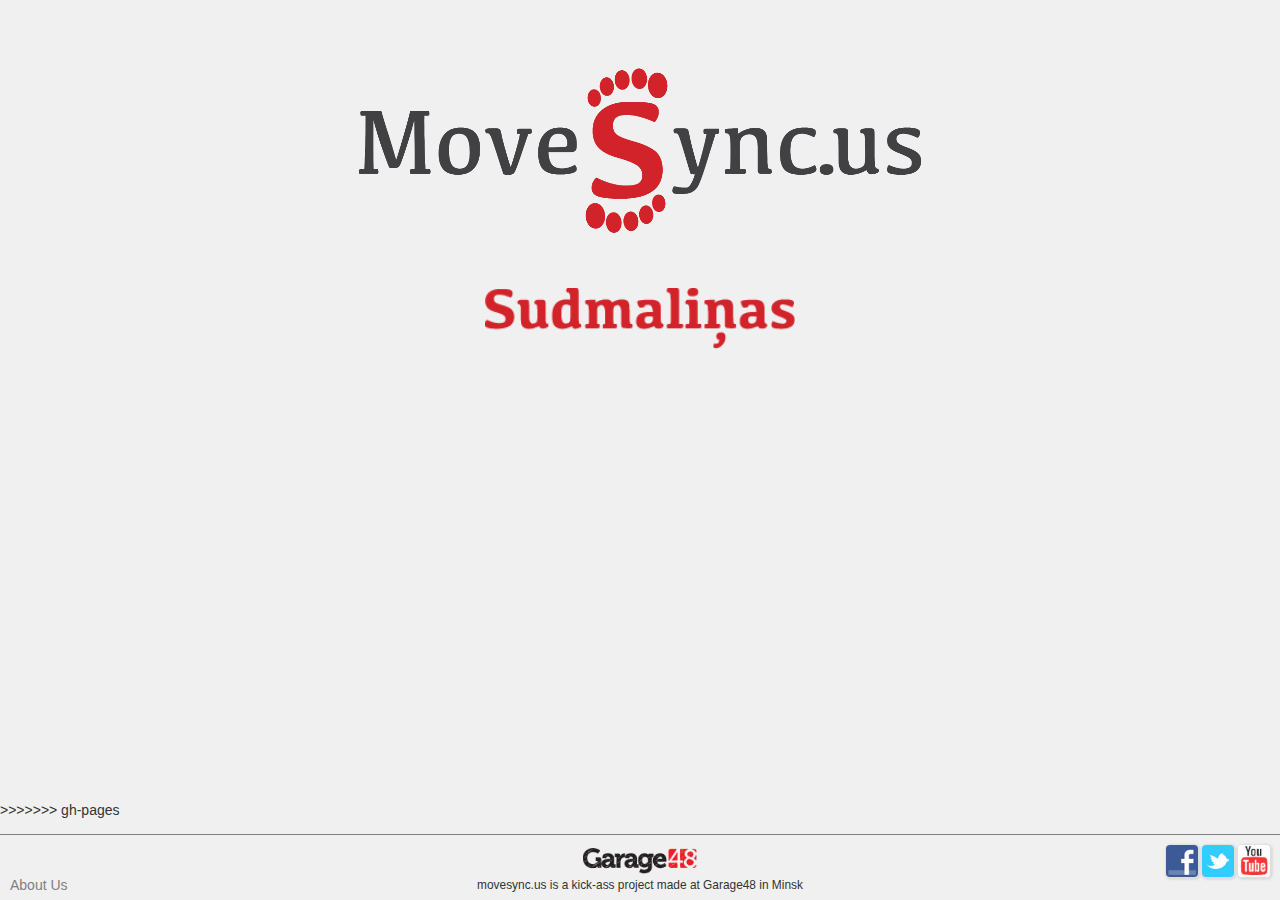
<file: index.html>
<!DOCTYPE html>
<html>
	<head>
		<meta http-equiv="Content-Type" content="text/html; charset=utf-8">
		<title>moveSync.us</title>
		<meta name="viewport" content="width=device-width, initial-scale=1.0">
		<link href="app/css/bootstrap.min.css" rel="stylesheet" media="screen">
		<link href="app/css/app.css" rel="stylesheet" media="screen">
	</head>
 	<body>
	
	<div class="container-fluid dataContainer">

		<div id="logo" class="centered mainLogo"><img src="img/movesyncus-small.png"></div>

		<div id="logo" class="centered danceLogo">
			<a href="app/index.html">
				<img src="img/sudmalinas.png">
			</a>
		</div>
	</div>

	<footer>
	<div class="centered">
		<div id="garage48">
			<a href="http://garage48.org/minsk" title="Garage48.org"> <img
				src="img/garage48.gif" width="114px">
			</a>
			<p>
				<small>movesync.us is a kick-ass project made at Garage48 in Minsk</small>
			</p>
		</div>
		<div class="aboutDiv">
			<a href="app/team.html">About Us</a>
		</div>
		<div id="connectDiv">
			<a href="http://www.facebook.com/movesync.us" title="movesync.us on Facebook">
				<img src="img/feisbuks.png"	class="connectImg" />
			</a>
			<a href="http://twitter.com/movesyncus"	title="movesync.us on Twitter">
				<img src="img/tviteris.png"	class="connectImg" />
			</a>
			<a href="http://youtube.com/movesyncus"	title="movesync.us on YouTube">
				<img src="img/youtube.png" class="connectImg" />
			</a>
		</div>
		</div>
	</footer>
<script type="text/javascript">
if (window.location.hostname == "movesync.us")
{
  var _gaq = _gaq || [];
  _gaq.push(['_setAccount', 'UA-38997354-1']);
  _gaq.push(['_trackPageview']);

  (function() {
    var ga = document.createElement('script'); ga.type = 'text/javascript'; ga.async = true;
    ga.src = ('https:' == document.location.protocol ? 'https://ssl' : 'http://www') + '.google-analytics.com/ga.js';
    var s = document.getElementsByTagName('script')[0]; s.parentNode.insertBefore(ga, s);
  })();
}
</script>
>>>>>>> gh-pages
</body>
</html>
</file>
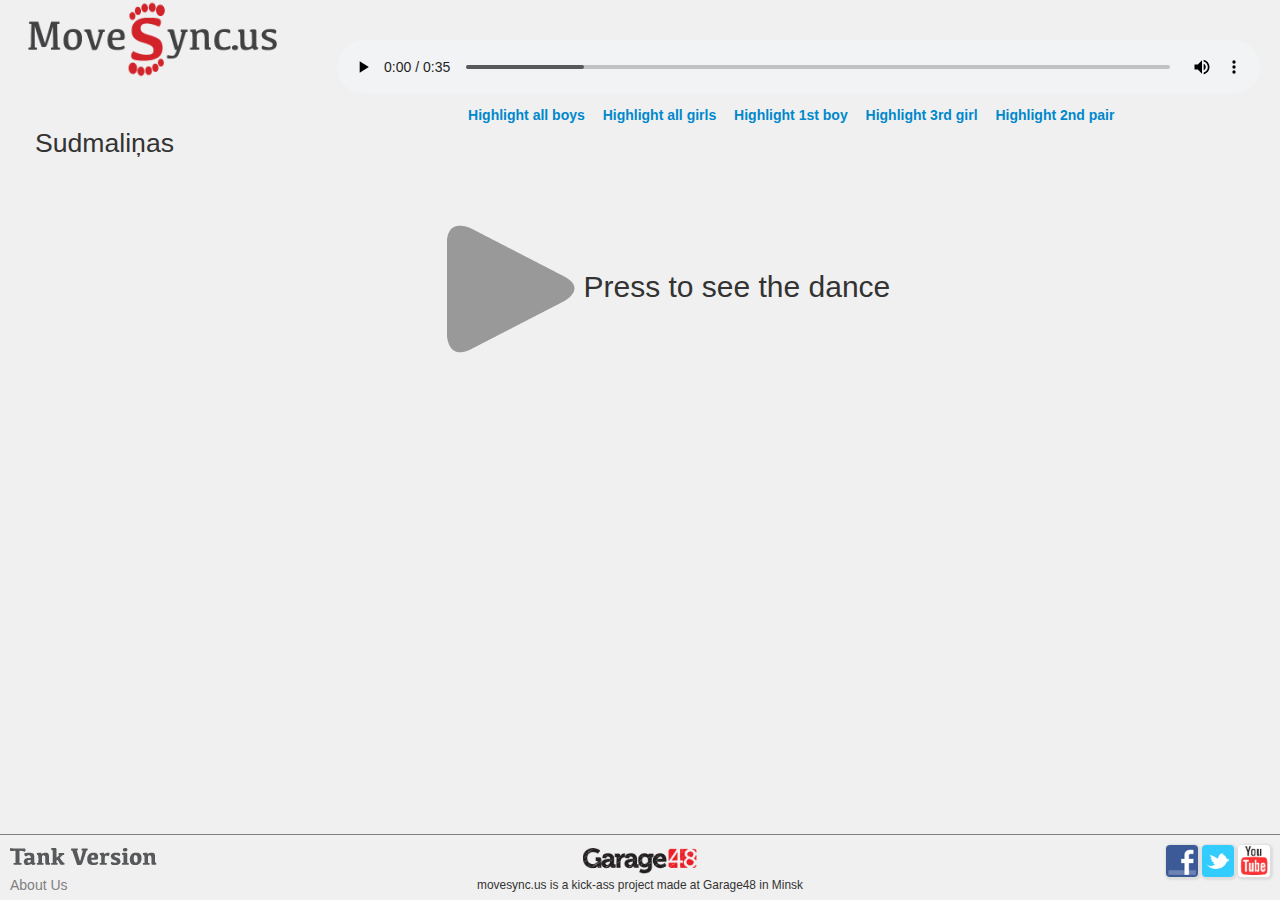
<file: app/index.html>
<!DOCTYPE html>
<html>
	<head>
		<meta http-equiv="Content-Type" content="text/html; charset=utf-8">
		<title>moveSync.us - dance</title>
		<meta name="viewport" content="width=device-width, initial-scale=1.0">
		<link rel="apple-touch-icon" href="touch-icon-iphone.png" />
		<link rel="apple-touch-icon" sizes="72x72" href="touch-icon-ipad.png" />
		<link rel="apple-touch-icon" sizes="114x114" href="touch-icon-iphone-retina.png" />
		<link rel="apple-touch-icon" sizes="144x144" href="touch-icon-ipad-retina.png" />
		<meta name="apple-mobile-web-app-capable" content="yes" />
		<link href="css/bootstrap.min.css" rel="stylesheet" media="screen">
		<link href="css/app.css" rel="stylesheet" media="screen">
		<script src="scripts/jquery.min.js" type="text/javascript"></script>

	</head>
	<body>
	
	<div class="container-fluid">

	 <div class="row-fluid">
		<div class="logo span3">
		 <a href="../index.html">
			<img src="assets/logo-small.png"/>
		 </a>
		</div>
		<div class="headInfo span9">
		 <audio controls>
		 </audio>
		 <div class="row-fluid" style="font-size:14px; margin-top:10px;">
					<a id="highlight-boys" class="highlight-button" style="font-weight:bold; padding-right:1em;" click="return 0;">Highlight all boys</a>
					<a id="highlight-girls" class="highlight-button" style="font-weight:bold; padding-right:1em;" click="return 0;">Highlight all girls</a>
					<a id="highlight-boy-1" class="highlight-button" style="font-weight:bold; padding-right:1em;" click="return 0;">Highlight 1st boy</a>
					<a id="highlight-girl-3" class="highlight-button" style="font-weight:bold; padding-right:1em;" click="return 0;">Highlight 3rd girl</a>
					<a id="highlight-pair-2" class="highlight-button" style="font-weight:bold; padding-right:1em;" click="return 0;">Highlight 2nd pair</a>
				</div>
		</div>
	 </div>

	</div>
	 
	<div class="container-fluid">
		<div class="row-fluid">
			<div class="span4">
				<div id="movesync-description" style="height:600px;">
			 		<div class="row-fluid songName"> Sudmaliņas </div> 

				</div>
			</div>
			<div class="span8">
				 <div class="example">
				 	<div id="playMessage">
				 		<img src="../img/playbutton.png" id="playDanceBtn"/>
						<div>Press to see the dance</div>
					</div>
					 <div id="mygraphiccontainer">

					 </div> <!-- Container for the preview of the curve line -->

				 </div>
			 </div>
		</div>
	</div>
	
	<footer>
	<div class="centered">
		<div id="garage48">
			<a href="http://garage48.org/minsk" title="Garage48.org"> <img
				src="../img/garage48.gif" width="114px">
			</a>
			<p>
				<small>movesync.us is a kick-ass project made at <span id="easerEgg">Garage48</span>
					in Minsk</small>
			</p>
		</div>
		<div id="tankDiv">
			<img src="assets/tank_version.png" id="navToTanks"/>
		</div>
		<div class="aboutDiv">
			<a href="team.html">About Us</a>
		</div>
		<div id="connectDiv">
			<a href="http://www.facebook.com/movesync.us" title="movesync.us on Facebook">
				<img src="../img/feisbuks.png"  class="connectImg" />
			</a>
			<a href="http://twitter.com/movesyncus" title="movesync.us on Twitter">
				<img src="../img/tviteris.png"  class="connectImg" />
			</a>
			<a href="http://youtube.com/movesyncus" title="movesync.us on YouTube">
				<img src="../img/youtube.png" class="connectImg" />
			</a>
		</div>
		</div>
	</footer>
	
		<script src="scripts/yui-min.js" type="text/javascript"></script>

		<script src="scripts/yui/build/animation/animation-min.js" type="text/javascript"></script>
	<script src="scripts/yui/build/utilities/utilities.js" type="text/javascript"></script>
	
	<script src="js/bootstrap.min.js"></script>

	<script src="scripts/player.js"></script>
	<script src="weheartgarage.js"></script>
	<script src="demo3.js"></script>
	<script src="dance.js"></script>
    <script src="demo3.js"></script>

	<script src="scripts/move2.js" type="text/javascript"></script>
	<script src="scripts/jquery-ui-1.10.1.custom.js" type="text/javascript"></script>
	<script src="scripts/jquery.youtubepopup.js" type="text/javascript"></script>
	<link href="css/jquery-ui-1.10.1.custom.css" rel="stylesheet" media="screen">

	<script type="text/javascript">
		var mover;
		var hash;
		var dancerType, dancerId;

		function setHighlight(highlighParam) {
			window.location.hash = highlighParam;

			readHashParams();


			$('.dancer-highlight').removeClass('dancer-highlight');

			highlightDancers();
		}

		function readHashParams() {
			hash = window.location.hash;

			dancerType = null;
			dancerId = null;

			if (hash != '#sdf' && hash != '#rag') {
				var splits = (hash.substring(1, hash.length)).split(',');
				if (splits[0] && splits[0].length > 0)
					dancerType = splits[0];
				if (splits[1] && splits[1].length > 0)
					dancerId = splits[1];
			}
			else
			{
				$(".highlight-button").hide();
			}
		}

		function highlightDancers () {
			if (dancerType || dancerId) {

				var res = $.grep(mover.dancerIds, function(e){ return (!dancerType ^ e.type == dancerType) && (!dancerId ^ e.outterId == parseInt(dancerId))});

				console.log(res.length);
				for (var iii = 0; iii < res.length; iii++) {
					console.log(res[iii].id);
					$(res[iii].id).addClass('dancer-highlight');
				}
			}
		}

		$(document).ready(function(){
			$('#highlight-boys').click(function(a, b){
				setHighlight('boy,')
			});
			$('#highlight-girls').click(function(a, b){
				setHighlight('girl,')
			});
			$('#highlight-boy-1').click(function(a, b){
				setHighlight('boy,1')
			});
			$('#highlight-girl-3').click(function(a, b){
				setHighlight('girl,3')
			});
			$('#highlight-pair-2').click(function(a, b){
				setHighlight(',2')
			});
			$('#navToTanks').click(function(a, b){
				window.location.hash="sdf";
				location.reload();
			});
			$('#easerEgg').click(function(a, b){
				window.location.hash="rag";
				location.reload();
			});

			//Empty at the begining

			readHashParams();

			var dance = hash == '#sdf' ? weHeartGarage : (hash == '#rag' ? rag : danceVar);

			getFramesArray = function() {
				var movementsArray = [];

				for (var i = 0; i < dance.frames.length; i++) {
					movementsArray.push(dance.frames[i].time);
				}

				return movementsArray;
			};

			highlighStep = function(param) {
				var stepId = dance.frames[param].descriptionId;
				$("div.active").removeClass("active");
				$("#description" + stepId).addClass("active");
			};

			highlightInstruction = function(frameId) {
				var stepId = dance.frames[frameId].instructionId; 
				$("div.instruction-active").removeClass("instruction-active");
				$("#instruction" + stepId).addClass("instruction-active");
			}

			fireEvent = function(param) {
				//highlighStep(param);
				highlightInstruction(param);
				var movement = dance.frames[param];

				mover.doFrame(movement);

				$("#playMessage").remove();
			};

			appendMovementsToDescrArea = function() {
				var mainPlaceholder = $("#movesync-description");
				var index = 0;

				for (var i = 0; i < dance.description.length; i++) {
					var descrElem = "<div id='description" + i +"'>" + "<h1>" + dance.description[i].name + "</h1>";
					for (var j = 0; j < dance.description[i].instructions.length; j++) {
						var instructionVO = {};
						instructionVO.text = dance.description[i].instructions[j].text;
						instructionVO.from = dance.description[i].instructions[j].from;
						instructionVO.to = dance.description[i].instructions[j].to;
						descrElem = descrElem + "<div id='instruction" + dance.description[i].instructions[j].id +"'>" + instructionVO.from + " - " + instructionVO.to + ". " + instructionVO.text + "</div>";
						index +=1;
					}
					descrElem = descrElem + "</div>";
					mainPlaceholder.append(descrElem);
					
				}
				$("a.youtube").YouTubePopup();
			};

			prepareStage = function() {
				appendMovementsToDescrArea();
						//createDancers();

						mover.createDancers(dance.dancers);
						//console.log("sd");
			}

			var moverReadyCallback = function() {
				prepareStage();

				highlightDancers();
			}
			

			$("#playDanceBtn").click(function() {
				movesync.player.play();

			});

			mover = new Mover("mygraphiccontainer", ".example", moverReadyCallback);

			movesync.player.initPlayer(getFramesArray(), fireEvent);
			
		}); 

if (window.location.hostname == "movesync.us")
{
  var _gaq = _gaq || [];
  _gaq.push(['_setAccount', 'UA-38997354-1']);
  _gaq.push(['_trackPageview']);

  (function() {
    var ga = document.createElement('script'); ga.type = 'text/javascript'; ga.async = true;
    ga.src = ('https:' == document.location.protocol ? 'https://ssl' : 'http://www') + '.google-analytics.com/ga.js';
    var s = document.getElementsByTagName('script')[0]; s.parentNode.insertBefore(ga, s);
  })();
}

</script>
		<!-- In order for the script to run, this HTML markup must be nested in a
	-->


 </body>
</html>
</file>
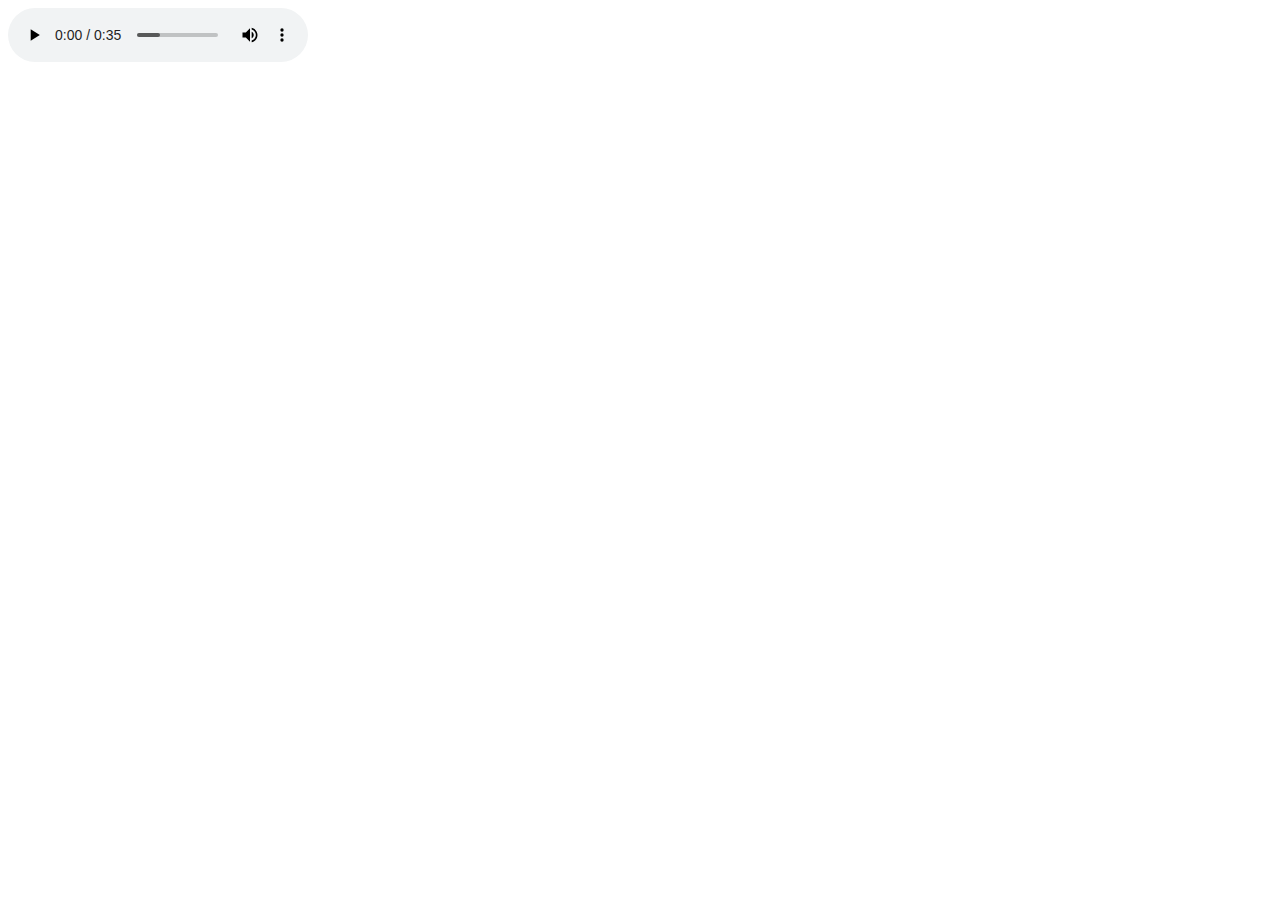
<file: engine-tests/kinetic-v2/index.html>
<!DOCTYPE html>
<html>
	<head>
		<meta http-equiv="Content-Type" content="text/html; charset=utf-8">
		<title>moveSync.us - dance</title>
		<meta name="viewport" content="width=device-width, initial-scale=1.0">
	</head>
	<body>
		<div class="container-fluid">
			 <audio controls>
			 </audio>
		</div>
		 
		<div id="container"></div>

		<script src="../jquery.min.js" type="text/javascript"></script>
		<script src="../player.js"></script>
		<script src="http://www.html5canvastutorials.com/libraries/kinetic-v4.3.0-beta2.js"></script>
		<script type="text/javascript">
			var stage;

			var layer;

			var animation;

			var objects = {};

			var setAnimation = function(f) {
				if (animation)
					animation.stop();

				animation = new Kinetic.Animation(f, layer);

				animation.start();
			}

			var setFrame = function(time) {
				switch(time) {
					case 0:
						{
							
						}
						break;
					case 1:
						{
							setAnimation(function(frame) {
								var angularSpeed = Math.PI / 2;
			
								var angleDiff = frame.timeDiff * angularSpeed / 1000;
								objects["group1"].rotate(angleDiff);
							});
						}
						break;
					case 2:
						{
							objects["boy1"].transitionTo({
								x : 125,
								y : 125,
								rotation : Math.PI,
								duration : 4
							});
							objects["girl1"].transitionTo({
								x : 875,
								y : 875,
								rotation : Math.PI,
								duration : 4
							});
							setAnimation(function(frame) {});
						}
						break;
					case 3:
						{
							objects["boy1"].transitionTo({
								x : 875,
								y : 100,
								rotation : Math.PI * 2,
								duration : 4
							});
							objects["girl1"].transitionTo({
								x : 850,
								y : 125,
								rotation : Math.PI * 2,
								duration : 4
							});
							setAnimation(function(frame) {});
						}
						break;
					case 4:
						{
							objects["group3"] = new Kinetic.Group({
								x: 812,
								y: 112,
								//rotationDeg: 0,
								offset : [0,0]
							});

							objects["boy1"].setX(12);
							objects["boy1"].setY(-12);
							objects["girl1"].setX(-12);
							objects["girl1"].setX(12);


							//objects["group1"].removeChildren();
							

							objects["group3"].add(objects["boy1"]);
							objects["group3"].add(objects["girl1"]);

							objects["group1"].add(objects["group3"]);

							objects["group3"].transitionTo({
								rotation : Math.PI * 2,
								duration : 10
							});

							setAnimation(function(frame) {});
						}
						break;
				}
				console.log(time);
			}

			$(document).ready(function(){
				movesync.player.initPlayer([1,2,6,10,15], setFrame);

				stage = new Kinetic.Stage({
					container: 'container',
					width: 1000,
					height: 1000
				});

				layer = new Kinetic.Layer();

				stage.add(layer);

				setAnimation(function(frame) {console.log('me')});

				{
					var group = new Kinetic.Group({
						x: 500,
						y: 500,
						rotationDeg: 0,
						offset : [500,500]
					});

					var a = new Kinetic.Rect({
						x: 625,
						y: 625,
						width: 30,
						height: 30,
						fill: 'blue',
						stroke: 'black',
						strokeWidth: 4
					});

					var b = new Kinetic.Rect({
						x: 375,
						y: 375,
						width: 30,
						height: 30,
						fill: 'red',
						stroke: 'black',
						strokeWidth: 4
					});

					group.add(a);
					group.add(b);

					layer.add(group);

					objects["boy1"] = a;
					objects["girl1"] = b;
					objects["group1"] = group;
				}
			}); 
		</script>
	</body>
</html>
</file>
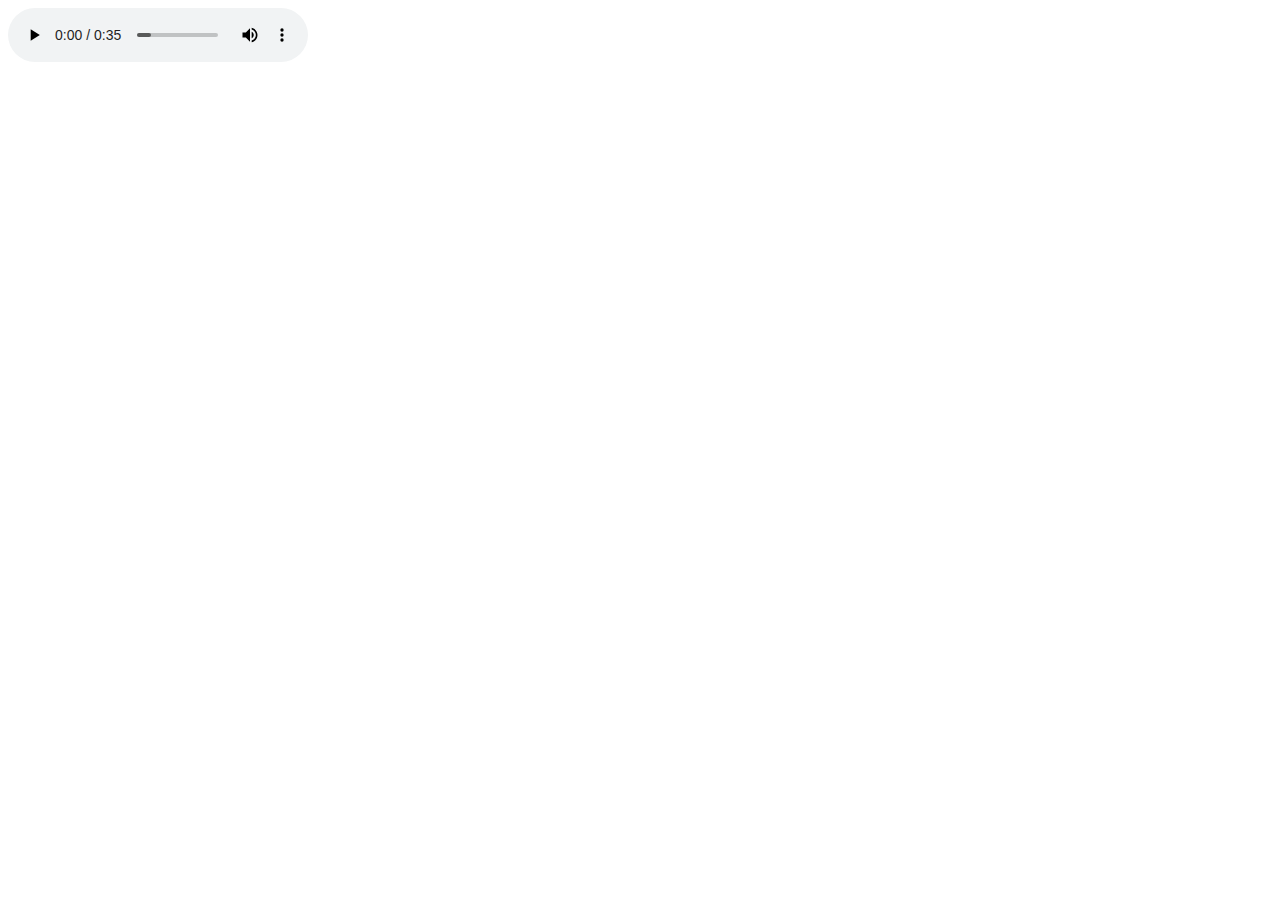
<file: engine-tests/kinetic-v3/index.html>
<!DOCTYPE html>
<html>
	<head>
		<meta http-equiv="Content-Type" content="text/html; charset=utf-8">
		<title>moveSync.us - dance</title>
		<meta name="viewport" content="width=device-width, initial-scale=1.0">
	</head>
	<body>
		<div class="container-fluid">
			 <audio controls>
			 </audio>
		</div>
		 
		<div id="container" width="500" height="500"></div>

		<script src="../jquery.min.js" type="text/javascript"></script>
		<script src="../player.js"></script>
		<script src="http://www.html5canvastutorials.com/libraries/kinetic-v4.3.0-beta2.js"></script>
		<script type="text/javascript">
			var RADIUS = 450;

			var stage;

			var layer;

			var animation;

			var objects = {};

			function resetRotation(rotation) {
				var tmp = rotation%360;

				if (tmp < -180)
					tmp = tmp + 360;
				if (tmp > 180)
					tmp = tmp - 360;
				
				return tmp;
			}

			var setAnimation = function(f) {
				if (animation)
					animation.stop();

				animation = new Kinetic.Animation(f, layer);

				animation.start();
			}

			var setFrame = function(time) {
				switch(time) {
					case 0:
						{
							for (var i = 0; i < 8; i++) {
								var deg = Math.PI / 4 * i + Math.PI / 16;
								objects["boy" + (i + 1)].setPosition({x:Math.sin(deg) * RADIUS + 500, y:Math.cos(deg) * RADIUS + 500});
								objects["boy" + (i + 1)].setRotation( -deg - Math.PI/2);
							}
							var cc = Math.PI / 8;
							for (var i = 0; i < 8; i++) {
								var deg = Math.PI / 4 * i + Math.PI / 16 * 3;
								objects["girl" + (i + 1)].setPosition({x:Math.sin(deg) * RADIUS + 500, y:Math.cos(deg) * RADIUS + 500});
								objects["girl" + (i + 1)].setRotation(-deg - Math.PI/2);
							}
						}
						break;
					case 1:
						{
							objects["group1"].transitionTo({
								rotation : -Math.PI,
								duration : 6
							});
						}
						break;
					case 2:
						{
							for (var i = 1; i <= 8; i++) {
								objects["boy" + i].transitionTo({
									rotation : objects["boy" + i].getRotation() - Math.PI,
									duration : 2
							 	});
								objects["girl" + i].transitionTo({
									rotation : objects["girl" + i].getRotation() - Math.PI,
									duration : 2
							 	});
							}
						}
						break;
					case 3:
						{
							objects["group1"].transitionTo({
								rotation : 0,
								duration : 6
							});
						}
						break;
					case 4:
						{
							for (var i = 1; i <= 8; i++) {
								objects["boy" + i].setRotation(resetRotation(objects["boy" + i].getRotation()));
								objects["girl" + i].setRotation(resetRotation(objects["girl" + i].getRotation()));
							}

						 	objects["boy1"].transitionTo({
						 		x:630,
						 		y:870,
						 		rotation:Math.PI * -3/4,
								duration : 2
						 	});
						 	objects["girl1"].transitionTo({
						 		x:670,
						 		y:830,
						 		rotation:Math.PI * -7/4,
								duration : 2
							});
						 	objects["boy2"].transitionTo({
						 		x:830,
						 		y:670,
						 		rotation:Math.PI * -3/4,
								duration : 2
							});
						 	objects["girl2"].transitionTo({
						 		x:870,
						 		y:630,
						 		rotation:Math.PI * -7/4,
								duration : 2
							});

						 	objects["boy3"].transitionTo({
						 		x:870,
						 		y:370,
						 		rotation:Math.PI * -5/4,
								duration : 2
						 	});
						 	objects["girl3"].transitionTo({
						 		x:830,
						 		y:330,
						 		rotation:Math.PI * -9/4,
								duration : 2
							});
						 	objects["boy4"].transitionTo({
						 		x:670,
						 		y:170,
						 		rotation:Math.PI * -5/4,
								duration : 2
							});
						 	objects["girl4"].transitionTo({
						 		x:630,
						 		y:130,
						 		rotation:Math.PI * -9/4,
								duration : 2
							});

						 	objects["boy5"].transitionTo({
						 		x:370,
						 		y:130,
						 		rotation:Math.PI * -7/4,
								duration : 2
						 	});
						 	objects["girl5"].transitionTo({
						 		x:330,
						 		y:170,
						 		rotation:Math.PI * -11/4,
								duration : 2
							});
						 	objects["boy6"].transitionTo({
						 		x:170,
						 		y:330,
						 		rotation:Math.PI * -7/4,
								duration : 2
							});
						 	objects["girl6"].transitionTo({
						 		x:130,
						 		y:370,
						 		rotation:Math.PI * -11/4,
								duration : 2
							});

						 	objects["boy7"].transitionTo({
						 		x:130,
						 		y:630,
						 		rotation:Math.PI * -9/4,
								duration : 2
						 	});
						 	objects["girl7"].transitionTo({
						 		x:170,
						 		y:670,
						 		rotation:Math.PI * -13/4,
								duration : 2
							});
						 	objects["boy8"].transitionTo({
						 		x:330,
						 		y:830,
						 		rotation:Math.PI * -9/4,
								duration : 2
							});
						 	objects["girl8"].transitionTo({
						 		x:370,
						 		y:870,
						 		rotation:Math.PI * -13/4,
								duration : 2
							});
						}
						break;
					case 100:
						{
							objects["group2"] = new Kinetic.Group({
								x: 500,
								y: 500,
								rotationDeg: 0,
								offset : [500,500]
							});

							layer.add(objects["group2"]);

							var coordinates = objects["boy1"].getAbsolutePosition();
							objects["group2"].add(objects["boy1"]);

							coordinates = objects["girl1"].getAbsolutePosition();
							objects["group2"].add(objects["girl1"]);
							coordinates = objects["girl1"].setAbsolutePosition(coordinates);
						}
						break;
					case 200:
						{
							objects["group2"].transitionTo({
								rotation : Math.PI / 2,
								duration : 1
							});
						}
						break;
				}
				console.log(time);
			}

			$(document).ready(function(){
				movesync.player.initPlayer([1,3,9,11,17], setFrame);

				stage = new Kinetic.Stage({
					container: 'container',
					width: 1000,
					height: 1000//,
					//scale: {x : 0.5, y : 0.5}
				});

				layer = new Kinetic.Layer();

				stage.add(layer);

				//setAnimation(function(frame) {console.log('me')});

				{
					var group = new Kinetic.Group({
						x: 500,
						y: 500,
						rotationDeg: 0,
						offset : [500,500]
					});

					var imageBoy = new Image();
					imageBoy.src = 'v.png';

					for (var i = 0; i < 8; i++) {
						objects["boy" + (i + 1)] = new Kinetic.Image({
							x: 500,
							y: 500,
							width: 50,
							height: 50,
							image: imageBoy,
							fill: i == 0 ? 'green' : null,
							//stroke: 'black',
							//strokeWidth: 4,
							offset  : [25, 25]
						});

						group.add(objects["boy" + (i + 1)]);
					}

					var imageGirl = new Image();
					imageGirl.src = 'u.png';

					for (var i = 0; i < 8; i++) {
						objects["girl" + (i + 1)] = new Kinetic.Image({
							x: 500,
							y: 500,
							width: 50,
							height: 50,
							image: imageGirl,
							fill: i == 0 ? 'green' : null,
							//stroke: 'black',
							//strokeWidth: 4,
							offset  : [25, 25]
						});

						group.add(objects["girl" + (i + 1)]);
					}

					layer.add(group);

					objects["group1"] = group;
				}
			}); 
		</script>
	</body>
</html>
</file>
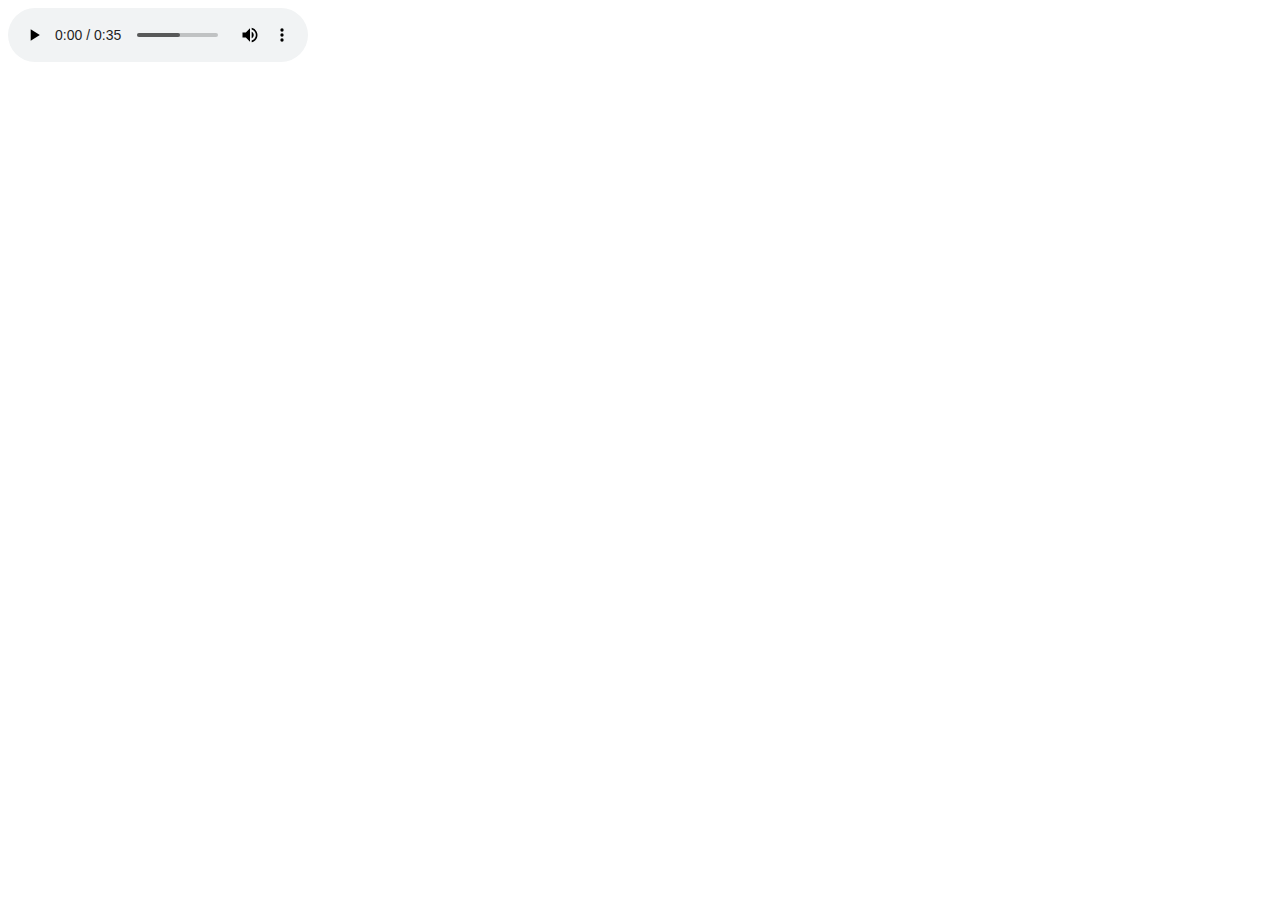
<file: engine-tests/kinetic-v4/index.html>
<!DOCTYPE html>
<html>
	<head>
		<meta http-equiv="Content-Type" content="text/html; charset=utf-8">
		<title>moveSync.us - dance</title>
		<meta name="viewport" content="width=device-width, initial-scale=1.0">
	</head>
	<body>
		<div class="container-fluid">
			 <audio controls>
			 </audio>
		</div>
		 
		<div id="container" width="500" height="500"></div>

		<script src="../jquery.min.js" type="text/javascript"></script>
		<script src="../player.js"></script>
		<script src="http://www.html5canvastutorials.com/libraries/kinetic-v4.3.0-beta2.js"></script>
		<script type="text/javascript">
			var RADIUS = 450;

			var stage;

			var layer;

			var animation;

			var objects = {};

			function changeGroup(object, to) {
				var coordinates = object.getAbsolutePosition();
				to.add(object);
				object.setAbsolutePosition(coordinates);
			}

			function resetRotation(rotation) {
				var tmp = rotation%360;

				if (tmp < -180)
					tmp = tmp + 360;
				if (tmp > 180)
					tmp = tmp - 360;
				
				return tmp;
			}

			var setAnimation = function(f) {
				if (animation)
					animation.stop();

				animation = new Kinetic.Animation(f, layer);

				animation.start();
			}

			var setFrame = function(time) {
				switch(time) {
					case 0:
						{
							for (var i = 0; i < 8; i++) {
								var deg = Math.PI / 4 * i + Math.PI / 16;
								objects["boy" + (i + 1)].setPosition({x:Math.sin(deg) * RADIUS + 500, y:Math.cos(deg) * RADIUS + 500});
								objects["boy" + (i + 1)].setRotation( -deg - Math.PI/2);
							}
							var cc = Math.PI / 8;
							for (var i = 0; i < 8; i++) {
								var deg = Math.PI / 4 * i + Math.PI / 16 * 3;
								objects["girl" + (i + 1)].setPosition({x:Math.sin(deg) * RADIUS + 500, y:Math.cos(deg) * RADIUS + 500});
								objects["girl" + (i + 1)].setRotation(-deg - Math.PI/2);
							}
						}
						break;
					case 1:
						{
							objects["group1"].transitionTo({
								rotation : -Math.PI,
								duration : 6
							});
						}
						break;
					case 2:
						{
							for (var i = 1; i <= 8; i++) {
								objects["boy" + i].transitionTo({
									rotation : objects["boy" + i].getRotation() - Math.PI,
									duration : 2
							 	});
								objects["girl" + i].transitionTo({
									rotation : objects["girl" + i].getRotation() - Math.PI,
									duration : 2
							 	});
							}
						}
						break;
					case 3:
						{
							objects["group1"].transitionTo({
								rotation : 0,
								duration : 6
							});
						}
						break;
					case 4:
						{
							for (var i = 1; i <= 8; i++) {
								objects["boy" + i].setRotation(resetRotation(objects["boy" + i].getRotation()));
								objects["girl" + i].setRotation(resetRotation(objects["girl" + i].getRotation()));
							}

						 	objects["boy1"].transitionTo({
						 		x:630,
						 		y:900,
						 		rotation:Math.PI * -2/4,
								duration : 2
						 	});
						 	objects["girl1"].transitionTo({
						 		x:670,
						 		y:900,
						 		rotation:Math.PI * -6/4,
								duration : 2
							});
						 	objects["boy2"].transitionTo({
						 		x:900,
						 		y:700,
						 		rotation:Math.PI * -6/4,
								duration : 2
							});
						 	objects["girl2"].transitionTo({
						 		x:900,
						 		y:600,
						 		rotation:Math.PI * 2/4,
								duration : 2
							});

						 	objects["boy3"].transitionTo({
						 		x:900,
						 		y:400,
						 		rotation:Math.PI * -6/4,
								duration : 2
						 	});
						 	objects["girl3"].transitionTo({
						 		x:900,
						 		y:300,
						 		rotation:Math.PI * -6/4,
								duration : 2
							});
						 	objects["boy4"].transitionTo({
						 		x:670,
						 		y:100,
						 		rotation:Math.PI * -6/4,
								duration : 2
							});
						 	objects["girl4"].transitionTo({
						 		x:630,
						 		y:100,
						 		rotation:Math.PI * -10/4,
								duration : 2
							});

						 	objects["boy5"].transitionTo({
						 		x:370,
						 		y:100,
						 		rotation:Math.PI * -6/4,
								duration : 2
						 	});
						 	objects["girl5"].transitionTo({
						 		x:330,
						 		y:100,
						 		rotation:Math.PI * -10/4,
								duration : 2
							});
						 	objects["boy6"].transitionTo({
						 		x:100,
						 		y:300,
						 		rotation:Math.PI * -10/4,
								duration : 2
							});
						 	objects["girl6"].transitionTo({
						 		x:100,
						 		y:400,
						 		rotation:Math.PI * -10/4,
								duration : 2
							});

						 	objects["boy7"].transitionTo({
						 		x:100,
						 		y:600,
						 		rotation:Math.PI * -10/4,
								duration : 2
						 	});
						 	objects["girl7"].transitionTo({
						 		x:100,
						 		y:700,
						 		rotation:Math.PI * -10/4,
								duration : 2
							});
						 	objects["boy8"].transitionTo({
						 		x:330,
						 		y:900,
						 		rotation:Math.PI * -10/4,
								duration : 2
							});
						 	objects["girl8"].transitionTo({
						 		x:370,
						 		y:900,
						 		rotation:Math.PI * -14/4,
								duration : 2
							});
						}
						break;
					case 5:
						{
							var dur = 2;

							function group(i) {
								var avgx = (objects["boy"+i].getX() + objects["girl"+i].getX())/2;
								var avgy = (objects["boy"+i].getY() + objects["girl"+i].getY())/2;

								objects["group2-"+i] = new Kinetic.Group({
									x : avgx,
									y : avgy,
									rotationDeg: 0,
									offset : [avgx,avgy]
								});

								layer.add(objects["group2-"+i]);

								changeGroup(objects["boy"+i], objects["group2-"+i]);
								changeGroup(objects["girl"+i], objects["group2-"+i]);

							}

							group("1");
							group("4");
							group("5");
							group("8");

							objects["group2-1"].transitionTo({
								x : 750,
								y : 500,
								rotation : 2 * Math.PI,
								duration : dur
							});

							objects["group2-4"].transitionTo({
								x : 600,
								y : 500,
								rotation : 2 * Math.PI,
								duration : dur
							});

							objects["group2-5"].transitionTo({
								x : 250,
								y : 500,
								rotation : 2 * Math.PI,
								duration : dur
							});

							objects["group2-8"].transitionTo({
								x : 400,
								y : 500,
								rotation : 2 * Math.PI,
								duration : dur
							});
						}
						break;
					case 6:
						{
							var avgx = (objects["group2-1"].getX() + objects["group2-4"].getX())/2;
							var avgy = (objects["group2-1"].getY() + objects["group2-4"].getY())/2;

							console.log(avgx, avgy);

							objects["group2-14"] = new Kinetic.Group({
								x : avgx,
								y : avgy,
								rotationDeg: 0,
								offset : [avgx,avgy]
							});

							layer.add(objects["group2-14"]);

							objects["group2-14"].add(objects["group2-1"]);
							objects["group2-14"].add(objects["group2-4"]);

							objects["group2-14"].transitionTo({
								rotation : - Math.PI,
								duration : 2
							});

							avgx = (objects["group2-5"].getX() + objects["group2-8"].getX())/2;
							avgy = (objects["group2-5"].getY() + objects["group2-8"].getY())/2;

							objects["group2-58"] = new Kinetic.Group({
								x : avgx,
								y : avgy,
								rotationDeg: 0,
								offset : [avgx,avgy]
							});

							layer.add(objects["group2-58"]);

							objects["group2-58"].add(objects["group2-5"]);
							objects["group2-58"].add(objects["group2-8"]);

							objects["group2-58"].transitionTo({
								rotation : - Math.PI,
								duration : 2
							});


							var dur = 2
							var rot = 5 * Math.PI; //Te jau bija 2PI, jāliek vel klat

							objects["group2-1"].transitionTo({
								rotation : rot,
								duration : dur
							});

							objects["group2-4"].transitionTo({
								rotation : rot,
								duration : dur
							});

							objects["group2-5"].transitionTo({
								rotation : rot,
								duration : dur
							});

							objects["group2-8"].transitionTo({
								rotation : rot,
								duration : dur
							});
						}
						break;
					case 7:
						{
							changeGroup(objects["group2-1"], objects["group1"]);
							changeGroup(objects["group2-4"], objects["group1"]);
							changeGroup(objects["group2-5"], objects["group1"]);
							changeGroup(objects["group2-8"], objects["group1"]);

							var rot = 7 * Math.PI;
							var dur = 2;

							objects["group2-1"].transitionTo({
								x : 650,
								y : 900,
								rotation : rot,
								duration : dur
							});

							objects["group2-4"].transitionTo({
								x : 650,
								y : 100,
								rotation : rot,
								duration : dur
							});

							objects["group2-5"].transitionTo({
								x : 350,
								y : 100,
								rotation : rot,
								duration : dur
							});

							objects["group2-8"].transitionTo({
								x : 350,
								y : 900,
								rotation : rot,
								duration : dur
							});
						}
						break;
				}
				console.log(time);
			}

			$(document).ready(function(){
				movesync.player.initPlayer([1,3,9,11,17,19,21,23], setFrame);

				stage = new Kinetic.Stage({
					container: 'container',
					width: 1000,
					height: 1000//,
					//scale: {x : 0.5, y : 0.5}
				});

				layer = new Kinetic.Layer();

				stage.add(layer);

				//setAnimation(function(frame) {console.log('me')});

				{
					var group = new Kinetic.Group({
						x: 500,
						y: 500,
						rotationDeg: 0,
						offset : [500,500]
					});

					var imageBoy = new Image();
					imageBoy.src = 'v.png';

					for (var i = 0; i < 8; i++) {
						objects["boy" + (i + 1)] = new Kinetic.Image({
							x: 500,
							y: 500,
							width: 50,
							height: 50,
							image: imageBoy,
							fill: i == 0 ? 'green' : null,
							//stroke: 'black',
							//strokeWidth: 4,
							offset  : [25, 25]
						});

						group.add(objects["boy" + (i + 1)]);
					}

					var imageGirl = new Image();
					imageGirl.src = 'u.png';

					for (var i = 0; i < 8; i++) {
						objects["girl" + (i + 1)] = new Kinetic.Image({
							x: 500,
							y: 500,
							width: 50,
							height: 50,
							image: imageGirl,
							fill: i == 0 ? 'green' : null,
							//stroke: 'black',
							//strokeWidth: 4,
							offset  : [25, 25]
						});

						group.add(objects["girl" + (i + 1)]);
					}

					layer.add(group);

					objects["group1"] = group;
				}
			}); 




if (window.location.hostname == "movesync.us")
{
  var _gaq = _gaq || [];
  _gaq.push(['_setAccount', 'UA-38997354-1']);
  _gaq.push(['_trackPageview']);

  (function() {
    var ga = document.createElement('script'); ga.type = 'text/javascript'; ga.async = true;
    ga.src = ('https:' == document.location.protocol ? 'https://ssl' : 'http://www') + '.google-analytics.com/ga.js';
    var s = document.getElementsByTagName('script')[0]; s.parentNode.insertBefore(ga, s);
  })();
}
		</script>

	</body>
</html>
</file>
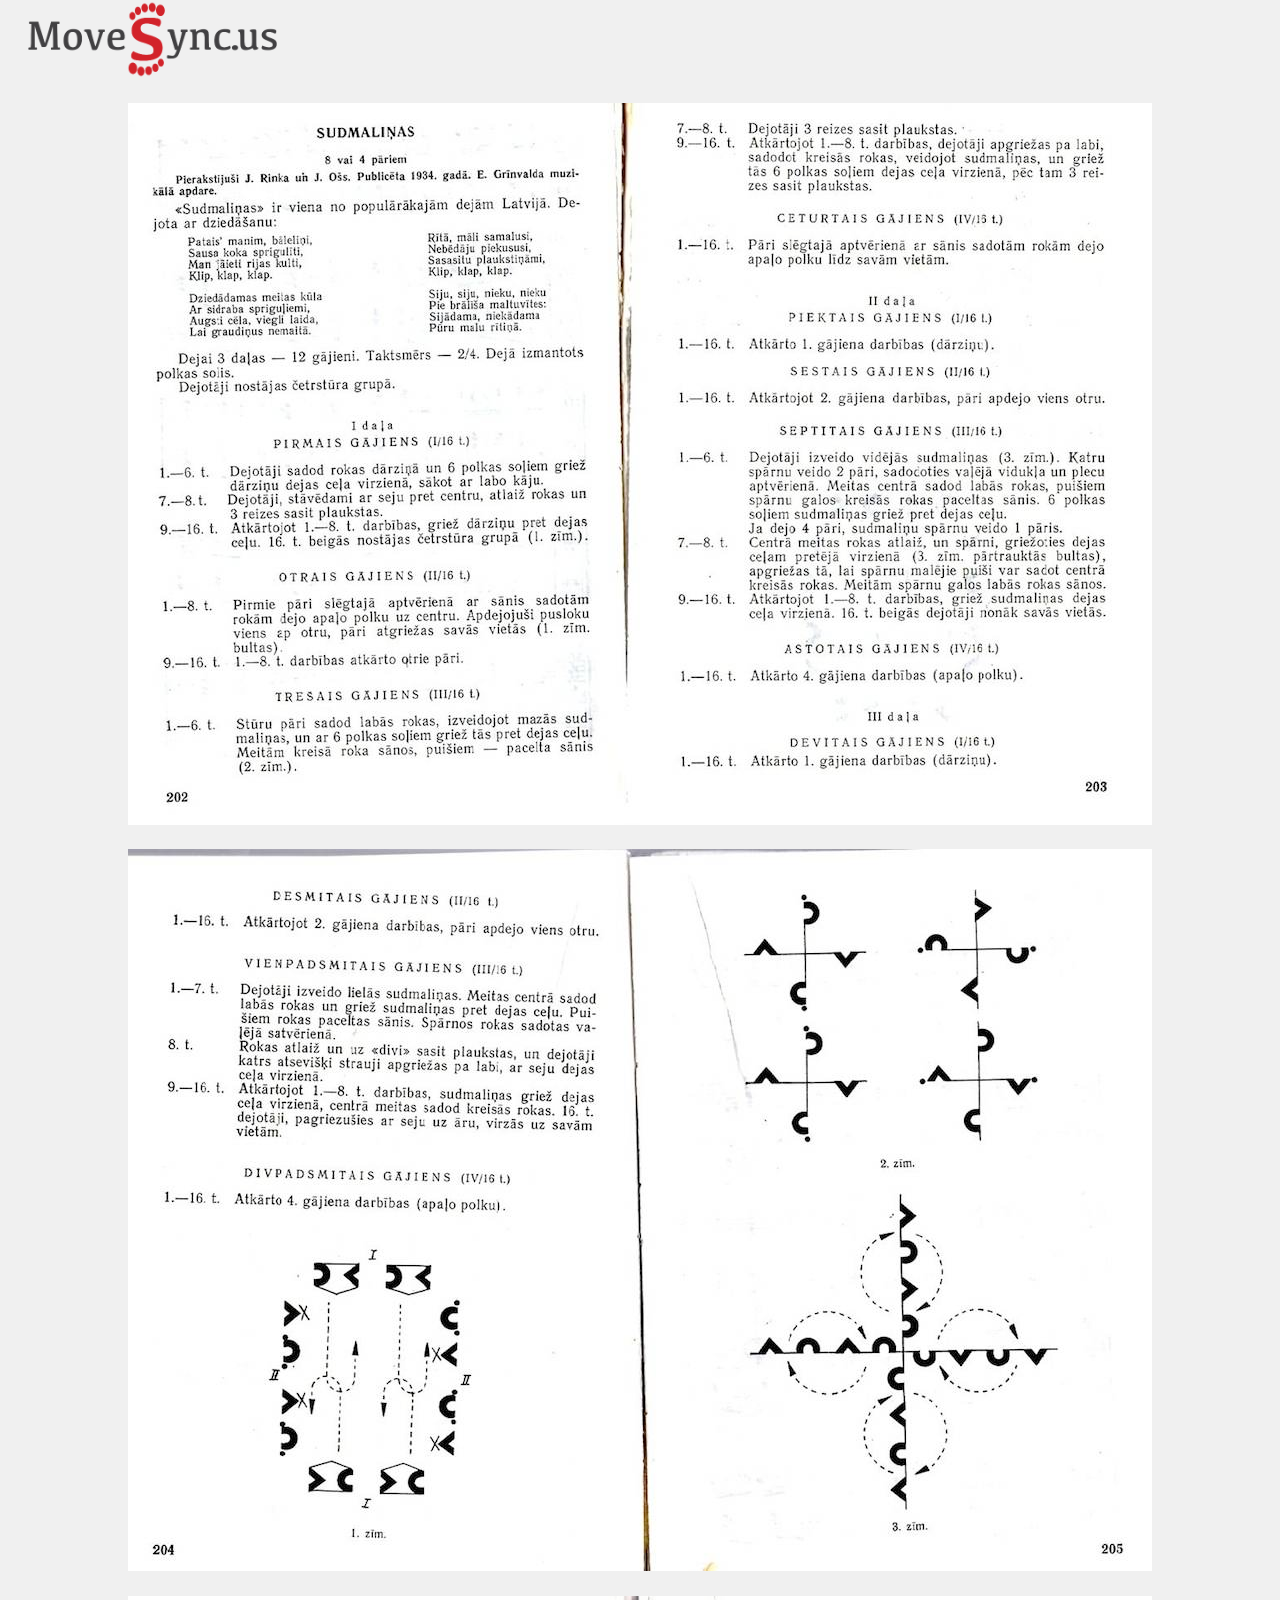
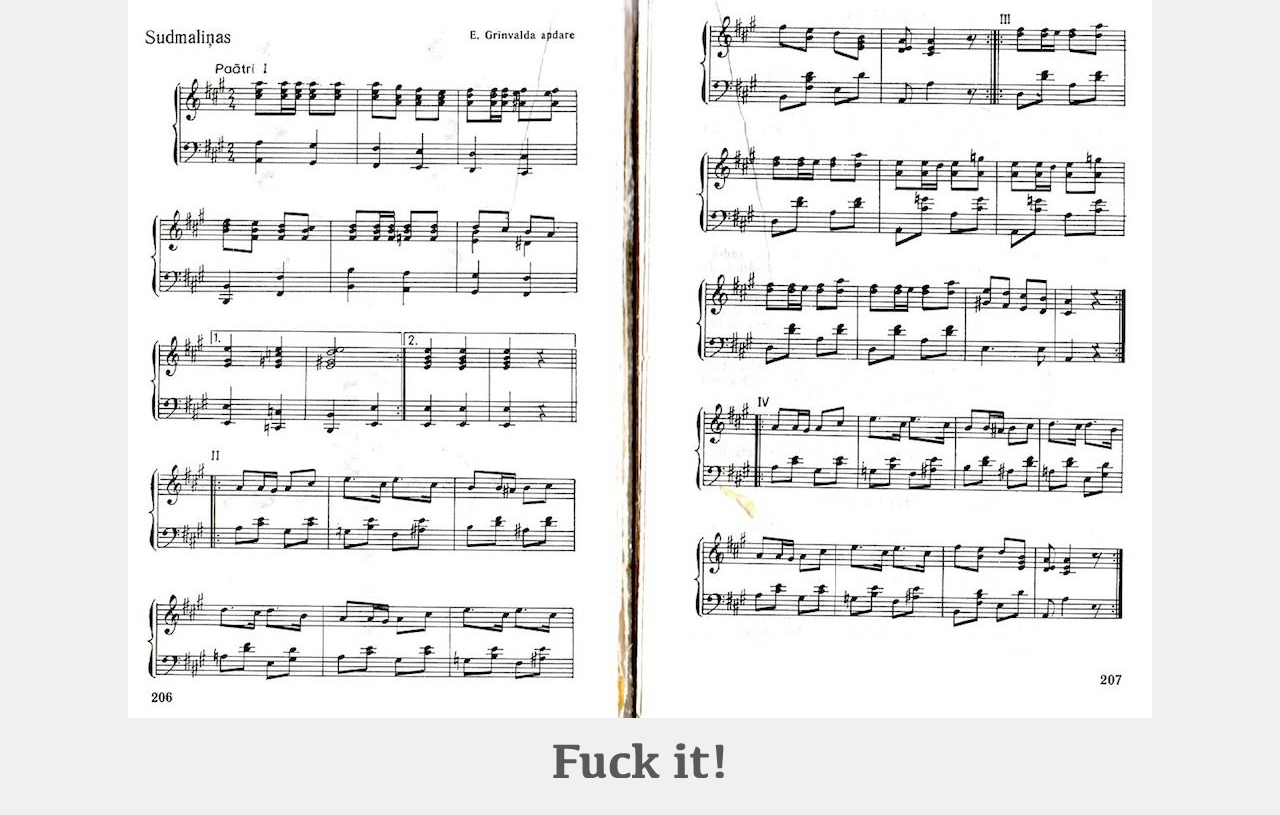
<file: app/problem.html>
<!DOCTYPE html>
<html>
	<head>
		<meta http-equiv="Content-Type" content="text/html; charset=utf-8">
		<title>moveSync.us - problem</title>
		<meta name="viewport" content="width=device-width, initial-scale=1.0">
		<link href="css/bootstrap.min.css" rel="stylesheet" media="screen">
		<link href="css/app.css" rel="stylesheet" media="screen">
	</head>
 	<body>

	<div class="container-fluid">
		<div class="row-fluid">
			<div class="logo span3">
				<a href="../index.html"> <img src="assets/logo-small.png" />
				</a>
			</div>
			<div class="headInfo span9">
			</div>
		</div>
	</div>
	<div class="container-fluid cntr">
	 	<div class="row-fluid dataContainerImg">
			<img src="../img/schemes1.jpeg"/>
		</div>
		<div class="row-fluid dataContainerImg">
			<img src="../img/schemes2.jpeg"/>
		</div>
		<div class="row-fluid dataContainerImg">
			<img src="../img/schemes3.jpeg"/>
		</div>
		<div class="row-fluid dataContainerImg lastImg">
			<a href="../index.html"><img src="../img/fuckit.png"/></a>
		</div>
	</div>

<script type="text/javascript">
if (window.location.hostname == "movesync.us")
{
  var _gaq = _gaq || [];
  _gaq.push(['_setAccount', 'UA-38997354-1']);
  _gaq.push(['_trackPageview']);

  (function() {
    var ga = document.createElement('script'); ga.type = 'text/javascript'; ga.async = true;
    ga.src = ('https:' == document.location.protocol ? 'https://ssl' : 'http://www') + '.google-analytics.com/ga.js';
    var s = document.getElementsByTagName('script')[0]; s.parentNode.insertBefore(ga, s);
  })();
}
</script>
		
</body>
</html>
</file>
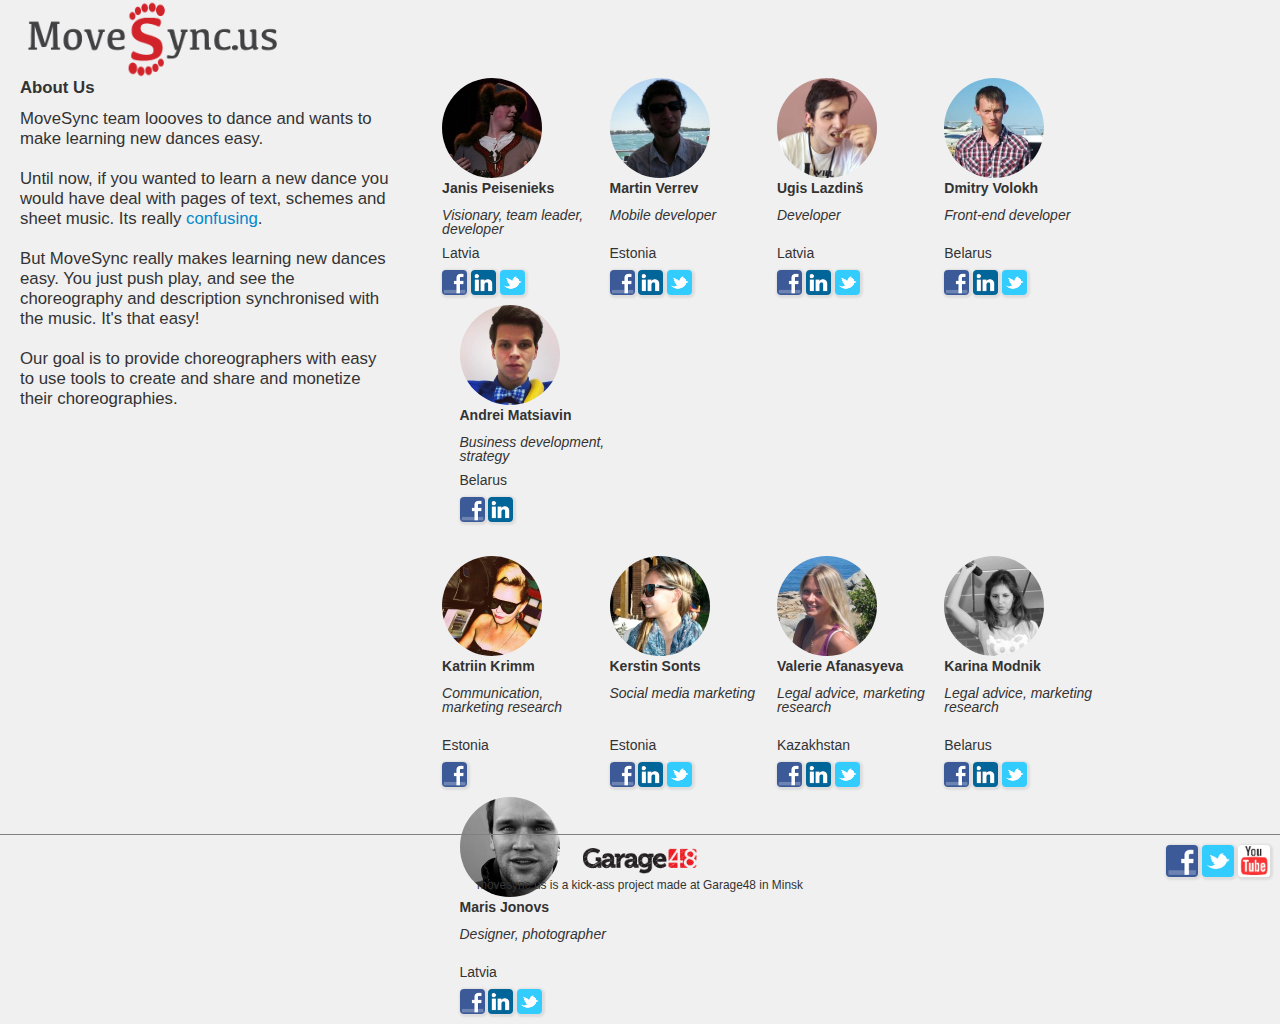
<file: app/team.html>
<!DOCTYPE html>
<html>
	<head>
		<meta http-equiv="Content-Type" content="text/html; charset=utf-8">
		<title>moveSync.us - about</title>
		<meta name="viewport" content="width=device-width, initial-scale=1.0">
		<link href="css/bootstrap.min.css" rel="stylesheet" media="screen">
		<link href="css/app.css" rel="stylesheet" media="screen">
	</head>
 	<body>

	<div class="container-fluid">
		<div class="row-fluid">
			<div class="logo span3">
				<a href="../index.html"> <img src="assets/logo-small.png" />
				</a>
			</div>
			<div class="headInfo span9">
			
			</div>
		</div>
	</div>
	<div class="container-fluid dataContainer">
	 	<div class="row-fluid">
			<div class="logo span4">
			<span class="headText">About Us</span>
			<p class="aboutText">
				MoveSync team loooves to dance and wants to make learning new dances easy.
<br><br>
Until now, if you wanted to learn a new dance you would have deal with pages of text, schemes and sheet music. Its really 
<a href="problem.html">confusing</a>.
<br><br>
But MoveSync really makes learning new dances easy. You just push play, and see the choreography and description synchronised with the music. It's that easy!
<br><br>
Our goal is to provide choreographers with easy to use tools to create and share and monetize their choreographies.
			</p>
			</div>
		<div class="span8">
		<div class="teamMembers" style="clear:both">
			<div class="span2">
				<img src="../img/team/Janis_Peisenieks.jpg">
				<p class="name">Janis Peisenieks</p>
				<p class="position">Visionary, team leader, developer</p>
				<p class="country">Latvia</p>
				<p class="contacts">
					<a href="https://www.facebook.com/janis.peisenieks">
						<img src="../img/feisbuks.png" class="connectImg" />
					</a>
					<a href="http://www.linkedin.com/in/janispeisenieks">
						<img src="../img/linkedin.png"	class="connectImg" />
					</a>	
					<a href="http://twitter.com/FnTmLV">
						<img src="../img/tviteris.png"	class="connectImg" />
					</a>	
				</p>
			</div>
			<div class="span2">
				<img src="../img/team/Martin Verrev.jpg">
				<p class="name">Martin Verrev</p>
				<p class="position">Mobile developer<br><br></p>
				<p class="country">Estonia</p>
				<p class="contacts">
					<a href="https://www.facebook.com/martin.verrev ">
						<img src="../img/feisbuks.png" class="connectImg" />
					</a>
					<a href="http://www.linkedin.com/pub/martin-verrev/13/241/14b ">
						<img src="../img/linkedin.png"	class="connectImg" />
					</a>	
					<a href="http://twitter.com/martinverrev">
						<img src="../img/tviteris.png"	class="connectImg" />
					</a>	
				</p>
			</div>
			<div class="span2">
				<img src="../img/team/Ugis_Lazdins.jpg">
				<p class="name">Ugis Lazdinš</p>
				<p class="position">Developer<br><br></p>
				<p class="country">Latvia</p>
				<p class="contacts">
					<a href="https://www.facebook.com/ugis.lazdins">
						<img src="../img/feisbuks.png" class="connectImg" />
					</a>
					<a href="http://www.linkedin.com/in/ugislazdins">
						<img src="../img/linkedin.png"	class="connectImg" />
					</a>	
					<a href="http://twitter.com/ULazdins">
						<img src="../img/tviteris.png"	class="connectImg" />
					</a>	
				</p>
			</div>
			<div class="span2">
				<img src="../img/team/Dmitry Volokh.jpeg">
				<p class="name">Dmitry Volokh</p>
				<p class="position">Front-end developer<br><br></p>
				<p class="country">Belarus</p>
				<p class="contacts">
					<a href="https://www.facebook.com/DmitryVolokh">
						<img src="../img/feisbuks.png" class="connectImg" />
					</a>
					<a href="http://www.linkedin.com/pub/dmitry-volokh/44/963/471">
						<img src="../img/linkedin.png"	class="connectImg" />
					</a>	
					<a href="http://twitter.com/DmitryVolokh">
						<img src="../img/tviteris.png"	class="connectImg" />
					</a>	
				</p>
			</div>
			<div class="span2">
				<img src="../img/team/Andrei_Matsiavin.jpg">
				<p class="name">Andrei Matsiavin</p>
				<p class="position">Business development, strategy<br></p>
				<p class="country">Belarus</p>
				<p class="contacts">
					<a href="https://www.facebook.com/amatiavin">
						<img src="../img/feisbuks.png" class="connectImg" />
					</a>
					<a href="http://www.linkedin.com/in/amatiavin">
						<img src="../img/linkedin.png"	class="connectImg" />
					</a>	
				</p>
			</div>
			
		</div>
		<div class="teamMembers2" style="clear:both">
		<div class="span2">
				<img src="../img/team/Katriin_Krimm.jpg">
				<p class="name">Katriin Krimm</p>
				<p class="position">Communication, marketing research<br><br></p>
				<p class="country">Estonia</p>
				<p class="contacts">
					<a href="https://www.facebook.com/katriin.krimm">
						<img src="../img/feisbuks.png" class="connectImg" />
					</a>
				</p>
			</div>
			<div class="span2">
				<img src="../img/team/Kerstin_Sonts.jpg">
				<p class="name">Kerstin Sonts</p>
				<p class="position">Social media marketing<br><br><br></p>
				<p class="country">Estonia</p>
				<p class="contacts">
					<a href="https://www.facebook.com/kerstin.sonts">
						<img src="../img/feisbuks.png" class="connectImg" />
					</a>
					<a href="http://www.linkedin.com/in/kerstinsonts/">
						<img src="../img/linkedin.png"	class="connectImg" />
					</a>	
					<a href="http://twitter.com/kerstinsonts">
						<img src="../img/tviteris.png"	class="connectImg" />
					</a>	
				</p>
			</div>
			<div class="span2">
				<img src="../img/team/Valerie_Afanasyeva.jpg">
				<p class="name">Valerie Afanasyeva</p>
				<p class="position">Legal advice, marketing research<br><br></p>
				<p class="country">Kazakhstan</p>
				<p class="contacts">
					<a href="https://www.facebook.com/valeria.afanasyeva.3">
						<img src="../img/feisbuks.png" class="connectImg" />
					</a>
					<a href="http://www.linkedin.com/pub/valerie-afanasyeva/44/bb2/523">
						<img src="../img/linkedin.png"	class="connectImg" />
					</a>	
					<a href="http://twitter.com/qr_valery">
						<img src="../img/tviteris.png"	class="connectImg" />
					</a>	
				</p>
			</div>
			<div class="span2">
				<img src="../img/team/Karina_Modnik.jpg">
				<p class="name">Karina Modnik</p>
				<p class="position">Legal advice, marketing research<br><br></p>
				<p class="country">Belarus</p>
				<p class="contacts">
					<a href="https://www.facebook.com/karinamodnik">
						<img src="../img/feisbuks.png" class="connectImg" />
					</a>
					<a href="http://www.linkedin.com/in/karinamodnik">
						<img src="../img/linkedin.png"	class="connectImg" />
					</a>	
					<a href="http://twitter.com/karinalifelover">
						<img src="../img/tviteris.png"	class="connectImg" />
					</a>	
				</p>
			</div>
			<div class="span2">
				<img src="../img/team/Maris_Janovs.jpg">
				<p class="name">Maris Jonovs</p>
				<p class="position">Designer, photographer<br><br></p>
				<p class="country">Latvia</p>
				<p class="contacts">
					<a href="https://www.facebook.com/marisjonovs">
						<img src="../img/feisbuks.png" class="connectImg" />
					</a>
					<a href="http://www.linkedin.com/pub/māris-jonovs/30/604/a92">
						<img src="../img/linkedin.png"	class="connectImg" />
					</a>	
					<a href="http://twitter.com/marisjonovs">
						<img src="../img/tviteris.png"	class="connectImg" />
					</a>	
				</p>
			</div>
			</div>
	</div>
	</div>
</div>

		<footer>
			<div class="centered">
				<div id="garage48">
					<a href="http://garage48.org/minsk" title="Garage48.org"> <img
						src="../img/garage48.gif" width="114px">
					</a>
					<p>
						<small>movesync.us is a kick-ass project made at Garage48
							in Minsk</small>
					</p>
				</div>
				<div id="connectDiv">
					<a href="http://www.facebook.com/movesync.us"
						title="movesync.us on Facebook"> <img
						src="../img/feisbuks.png" class="connectImg" />
					</a> <a href="http://twitter.com/movesyncus"
						title="movesync.us on Twitter"> <img src="../img/tviteris.png"
						class="connectImg" />
					</a> <a href="http://youtube.com/movesyncus"
						title="movesync.us on YouTube"> <img src="../img/youtube.png"
						class="connectImg" />
					</a>
				</div>
			</div>
		</footer>
<script type="text/javascript">
if (window.location.hostname == "movesync.us")
{
  var _gaq = _gaq || [];
  _gaq.push(['_setAccount', 'UA-38997354-1']);
  _gaq.push(['_trackPageview']);

  (function() {
    var ga = document.createElement('script'); ga.type = 'text/javascript'; ga.async = true;
    ga.src = ('https:' == document.location.protocol ? 'https://ssl' : 'http://www') + '.google-analytics.com/ga.js';
    var s = document.getElementsByTagName('script')[0]; s.parentNode.insertBefore(ga, s);
  })();
}
</script>
</body>
</html>
</file>
<file: app/css/app.css>
div.highlight, div.instruction-active{
	background:#AAAAFF;
}

div.dancer-highlight {
    border: solid red;
}

audio {
	width: 100%;

}
.example {
    position: relative;
    padding: 0;
    margin: 0;
    width: 100%;
}


.example div, .example p, .example span{
    padding: 0;
    margin: 0;
}

#mygraphiccontainer {
    width: 100%;
    height: 500px;
}

#mygraphiccontainer > * {
    z-index: -1;
}

.example .demo {
    position: absolute;
    left: 92px;
    top: 103px;
    /*background-color: #f00;*/
    text-align: center;
    line-height: 1.5em;
    /*border: solid 1px #cc0000;*/
    /*            border-radius: 0;
                -moz-box-shadow: 3px 3px 7px rgba(0,0,0,0.4);
                -webkit-box-shadow: 3px 3px 7px rgba(0,0,0,0.4);*/
    width: 50px;
    height: 50px;
    background-size:cover;
}

.dot {
    position: absolute;
    color: #396491;
    font-size: 20px;
    height: 0;
    line-height: 12px;
    opacity: 0.8;
    width: 0;
    cursor: move;
}

.dot .point {
    background-color: #000;
    position: absolute;
    left: -3px;
    top: -3px;
    width: 6px;
    height: 6px;
    border-radius: 3px;
    font-size: 0px;
}

.number-label {
    position: absolute;
    top: -1em;
    left: -0.9em;
    width: 1em;
    height: 1em;
    line-height: 1em;
}

/* Gives the points a larger target area to drag */
.dot .fat-finger {
    position: absolute;
    top: -30px; /* minus half the fat-finger height */
    left: -30px;
    width: 60px;
    height: 60px;
    -moz-border-radius: 30px;
    -webkit-border-radius: 30px;
    border-radius: 30px;
    background-color: #abc;
    opacity: 0.3;
    filter: alpha (opacity = 30);
}


code span {
    color: #CC3300;
}

.point {
    font-size: 24px;
    left: 5px;
    position: absolute;
    top: -5px;
}


.active {
	background-color: rgba(0, 0, 0, 0.25);
}


#movesync-description {
	width: 95%;
	padding-top: 2%;
}

#movesync-description > div {
	padding-left: 4%;
	width: 90%;
}

.logo {
	padding-right: 2%;
}

.headInfo {
	color: #333;
	font-family: Tahoma, Verdana, sans-serif;
	text-align: center;
	font-size: 2em;
	padding-top: 3.2%;
}

.player {
	padding: 1% 0 2% 0;
}

.centered {
	text-align: center;
}

footer {
	border-top: 1px solid grey;
	position: absolute;
	bottom: 40px;
	height: 25px;
	width: 100%;
}

footer > * {
	padding-top: 1%;
}

#movesync-description  h1 {
	font-size: 1.5em;
}

body {
	background-color: #F0F0F0;
}

.dancer{
    position: absolute;
    left: -1000px;
    top: -1000px;
    text-align: center;
    line-height: 1.5em;
    width: 50px;
    height: 30px;
    background-size:cover;
}
.boy{
    background-image: url("../assets/u.png");

}
.girl{
    background-image: url("../assets/v.png");

}
.tank{
    background-image: url("../assets/tank.png");
}
.ragnar{
    background-image: url("../assets/ragnar.png");
}
.maarika{
    background-image: url("../assets/maarika.png");
}
.example .dancer .tank{
    width: 50px;
    height: 30px;
}

.songName {
 font-size: 1.9em;
 padding-left: 4%;
}
.findMe{
    background-color: #b22222;

}

.dataContainer {
	height: 40%;
}

#connectDiv {
	position: absolute;
	top: 10px;
	right: 10px;
}

#tankDiv {
    position: absolute;
    top: 10px;
    left: 10px;
}

.connectImg {
	width: 32px;
	height: 32px;
	border-radius: 4px;
	box-shadow: 1px 1px 2px 2px #ddd;
}

.mainLogo {
	padding-top: 5%;
}

.danceLogo  img{
	width: 25%;
	padding-top: 4%;
}


#playMessage {
 	width: 55%;
    margin: 100px 5px;
    font-size: 30px;
    float:left;
    z-index: 110;
}

#playMessage > div {
	display: inline;
}

.problemLine {
	padding-top: 1%;
}

.teamMembers2 {
	padding-top: 3%;
}

.teamMembers > div > img,
.teamMembers2 > div > img {
	width: 100px;
	height: 100px;
	border-radius: 50px;
}

.teamMembers > div,
.teamMembers2 > div {
	display: inline-block !important;
	width: 150px !important;	
}


.name {
	font-weight: bold;
}

.position {
	font-style:italic;
	line-height: 1;
}
.country {
	line-height: 1;
}

.contacts img {
	width: 25px;
	height: 25px;
}

.aboutText {
	padding-top:3%;
	font-size: 1.2em;
}

.headText {
	font-weight: bold;
	font-size: 1.2em;
	padding-top: 5%;
}

.aboutDiv {
	position: absolute;
    top: 40px;
    left: 10px;
}

.aboutDiv > a {
	color: grey;
}
.dataContainer {
	min-height: 800px;
	height: 800px;
}
.dataContainerImg {
	padding-top: 2%;
}
.cntr {
	text-align: center;
}

.lastImg {
	padding-bottom: 3%;
}
</file>
